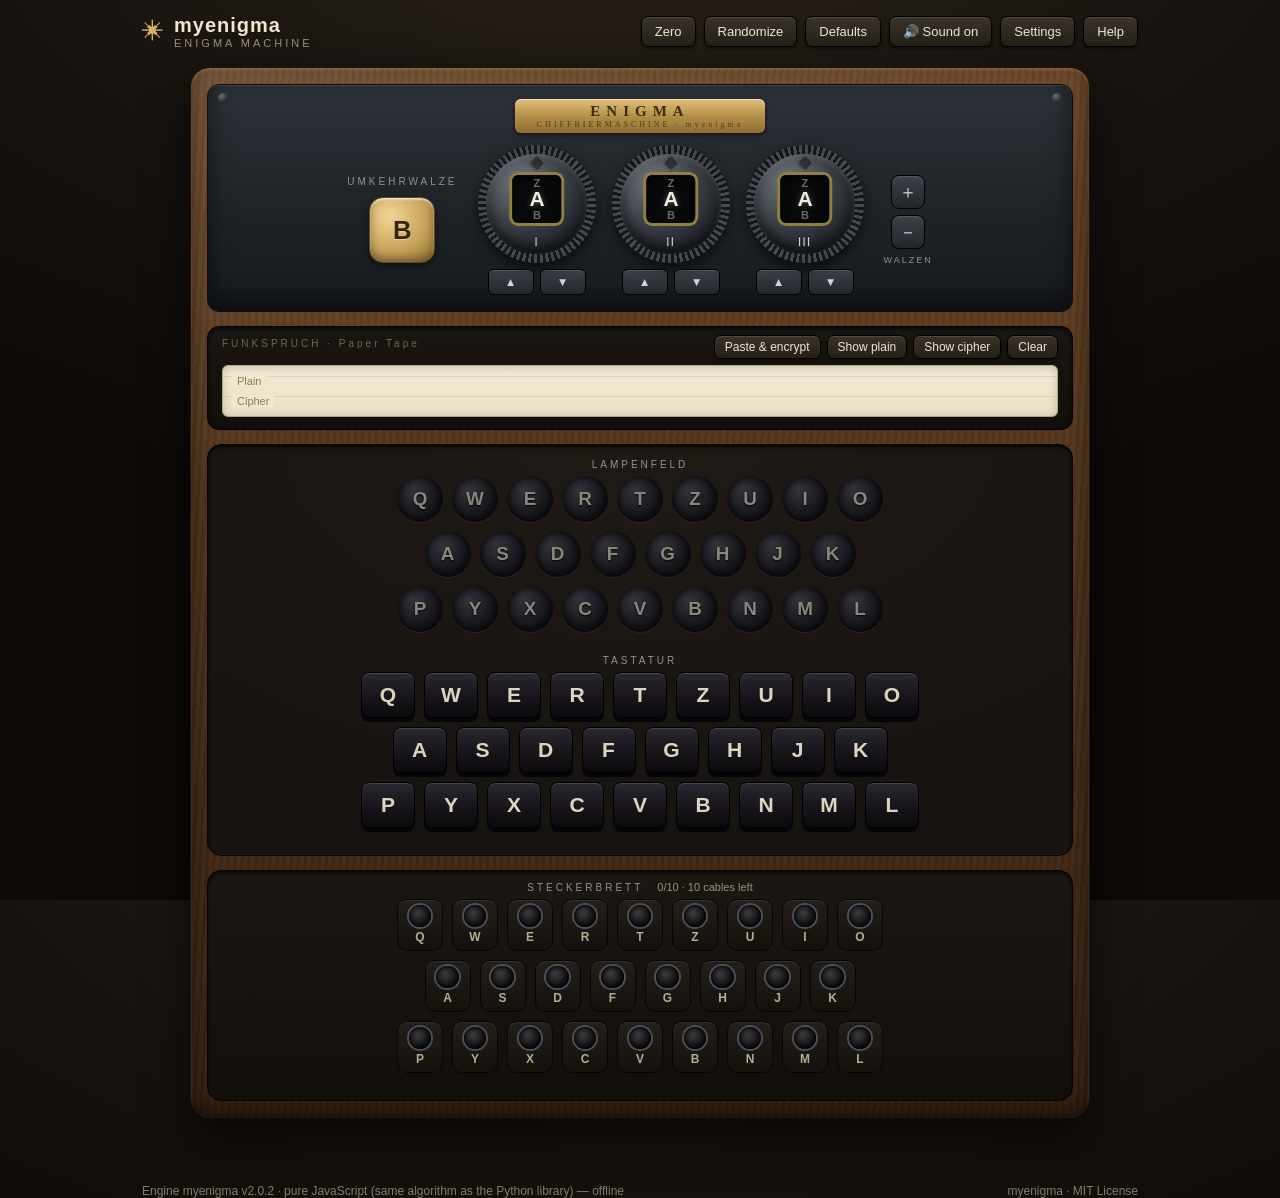
<file: minitool/index.html>
<!DOCTYPE html>
<html lang="zh-CN">
<head>
  <meta charset="UTF-8">
  <meta name="viewport" content="width=device-width, initial-scale=1.0, maximum-scale=1.0, user-scalable=no, viewport-fit=cover">
  <title>恩尼格玛密码机</title>
  <meta name="description" content="写实恩尼格玛密码机：换齿轮、建齿轮、插拔电线，全部加密由包内纯 JS 引擎离线完成。">
  <style>
    *, *::before, *::after { box-sizing: border-box; margin: 0; padding: 0; }
    html, body { height: 100%; }
    body {
      font-family: -apple-system, BlinkMacSystemFont, "Segoe UI",
                   "PingFang SC", "Hiragino Sans GB", "Microsoft YaHei", sans-serif;
      -webkit-font-smoothing: antialiased;
      -webkit-tap-highlight-color: transparent;
      -webkit-touch-callout: none;
      -webkit-user-select: none;
      user-select: none;
    }
  </style>
  <link rel="stylesheet" href="./css/style.css">
  <link rel="icon" href="data:image/svg+xml,<svg xmlns='http://www.w3.org/2000/svg' viewBox='0 0 100 100'><circle cx='50' cy='50' r='44' fill='%23231d18' stroke='%23c8a44e' stroke-width='6'/><text x='50' y='66' font-size='48' text-anchor='middle' fill='%23e8dcc0' font-family='serif'>E</text></svg>">
</head>
<body>

  <header class="topbar">
    <div class="brand">
      <span class="brand-mark">✳</span>
      <h1>myenigma <small>ENIGMA MACHINE</small></h1>
    </div>
    <div class="toolbar-wrap">
      <button id="btn-menu" class="btn menu-btn" aria-label="打开菜单" aria-expanded="false" data-i18n-aria="menu.open">☰</button>
      <nav id="toolbar" class="toolbar">
        <button id="btn-zero" class="btn" data-i18n="btn.zero" data-i18n-title="btn.zero.title">归零</button>
        <button id="btn-random" class="btn" data-i18n="btn.random" data-i18n-title="btn.random.title">随机配置</button>
        <button id="btn-factory" class="btn" data-i18n="btn.factory" data-i18n-title="btn.factory.title">恢复默认</button>
        <button id="btn-sound" class="btn">🔊 声音开</button>
        <button id="btn-settings" class="btn" data-i18n="btn.settings">设置</button>
        <button id="btn-help" class="btn" data-i18n="btn.help">帮助</button>
      </nav>
    </div>
  </header>

  <main id="app">
    <div class="machine-stage">
      <div class="machine-scale">
        <section class="machine" aria-label="Enigma">

          <div class="machine-top">
            <div class="brand-plate">ENIGMA<small>CHIFFRIERMASCHINE · myenigma</small></div>
            <div class="plate-row">
              <div class="reflector-box">
                <span class="box-caption">UMKEHRWALZE</span>
                <button id="reflector-window" class="reflector-window" data-i18n-title="reflector.title">B</button>
              </div>
              <div class="rotor-row" id="rotor-row"><!-- rotor units injected --></div>
              <div class="slot-tools">
                <button id="slot-add" class="slot-btn" data-i18n-title="slot.add.title">＋</button>
                <button id="slot-del" class="slot-btn" data-i18n-title="slot.del.title">－</button>
                <span class="slot-caption">WALZEN</span>
              </div>
            </div>
          </div>

          <section class="tape-panel" aria-label="Paper tape">
            <div class="tape-head">
              <span class="box-caption light" data-i18n="tape.caption">FUNKSPRUCH · 电报纸带</span>
              <div class="tape-actions">
                <button id="tape-paste" class="btn btn-small" title="打开粘贴窗口" data-i18n-title="tape.paste.title"><span class="btn-long" data-i18n="tape.paste">粘贴加密</span><span class="btn-short" data-i18n="tape.paste.short">粘贴</span></button>
                <button id="tape-copy-plain" class="btn btn-small" title="查看全部明文" data-i18n-title="tape.copyPlain.title"><span class="btn-long" data-i18n="tape.copyPlain">查看明文</span><span class="btn-short" data-i18n="tape.copyPlain.short">明文</span></button>
                <button id="tape-copy-cipher" class="btn btn-small" title="查看全部密文" data-i18n-title="tape.copyCipher.title"><span class="btn-long" data-i18n="tape.copyCipher">查看密文</span><span class="btn-short" data-i18n="tape.copyCipher.short">密文</span></button>
                <button id="tape-clear" class="btn btn-small"><span class="btn-long" data-i18n="tape.clear">清空</span><span class="btn-short" data-i18n="tape.clear.short">清空</span></button>
              </div>
            </div>
            <div class="tape-body">
              <div id="tape-scroll" class="tape-scroll">
                <div class="tape-row">
                  <span class="tape-label" data-i18n="tape.label.plain">明文</span>
                  <div class="tape-line" id="tape-plain"></div>
                </div>
                <div class="tape-row">
                  <span class="tape-label" data-i18n="tape.label.cipher">密文</span>
                  <div class="tape-line" id="tape-cipher"></div>
                </div>
              </div>
            </div>
          </section>

          <div class="machine-deck">
            <div id="ready-hint" class="ready-hint" hidden></div>
            <div class="deck-panel lamp-panel">
              <span class="box-caption">LAMPENFELD</span>
              <div id="lampboard" class="lampboard"></div>
            </div>
            <div class="deck-panel key-panel">
              <span class="box-caption">TASTATUR</span>
              <div id="keyboard" class="keyboard"></div>
            </div>

            <section id="alt-panel" class="alt-panel" hidden aria-label="Generic character panel">
              <div class="alt-display">
                <span class="box-caption" data-i18n="alt.output">AUSGABE · 输出</span>
                <div id="alt-output" class="alt-output">—</div>
              </div>
              <div class="alt-input-wrap">
                <div class="alt-input-row">
                  <input id="alt-input" class="alt-input" type="text" autocomplete="off" spellcheck="false"
                         data-i18n-ph="alt.placeholder" placeholder="输入或粘贴文本（支持输入法）">
                  <button id="alt-send" class="btn btn-primary" data-i18n="alt.send">发送</button>
                </div>
              </div>
              <div id="alt-keys" class="alt-keys"></div>
              <div class="alt-plugs-wrap">
                <span class="box-caption" data-i18n="alt.plugs">STECKER · 接线（点两个字符连接 / 点击已连字符断开）</span>
                <div id="alt-plugs" class="alt-plugs"></div>
                <div id="alt-pairs" class="alt-pairs"></div>
              </div>
            </section>
          </div>

          <div class="machine-front">
            <div class="plugboard-head">
              <span class="box-caption">STECKERBRETT</span>
              <span id="plug-count" class="plug-count">0/10</span>
            </div>
            <div id="plugboard" class="plugboard">
              <svg id="plug-svg" class="plug-svg"></svg>
              <div id="plug-grid" class="plug-grid"></div>
            </div>
          </div>

        </section>
      </div>
    </div>
  </main>

  <footer class="footer">
    <span id="footer-info" data-i18n="footer.loading">加密引擎就绪</span>
    <span>myenigma · MIT License</span>
  </footer>

  <div id="toast-area" aria-live="polite"></div>
  <button id="err-chip" hidden title="console"></button>

  <dialog id="dlg-inventory" class="dialog">
    <div class="dialog-head">
      <h3 id="inventory-title">齿轮仓库</h3>
      <button class="dialog-close" data-close title="关闭">✕</button>
    </div>
    <div id="inventory-grid" class="inventory-grid"></div>
    <div class="dialog-foot">
      <span class="dialog-hint" data-i18n="inventory.hint">自定义齿轮保存在本机浏览器中</span>
      <button id="inventory-new" class="btn btn-accent">＋ 新建齿轮</button>
    </div>
  </dialog>

  <dialog id="dlg-editor" class="dialog">
    <div class="dialog-head">
      <h3 id="editor-title">齿轮编辑器</h3>
      <button class="dialog-close" data-close title="关闭">✕</button>
    </div>
    <div class="editor-form">
      <label class="field">
        <span data-i18n="editor.name">名称</span>
        <input id="editor-name" type="text" maxlength="40" autocomplete="off">
      </label>
      <label class="field">
        <span data-i18n="editor.alphabet">字母表 map_source（互不相同的字符，默认 A–Z）</span>
        <input id="editor-map-source" type="text" spellcheck="false" autocomplete="off">
        <span class="field-note" data-i18n="editor.alphabet.note">整机共用一套字母表：反射板与全部齿轮的字符集一致时，键盘/灯盘/插线板才会启用；顺序不同视为同一字母表（安装时自动按整机顺序重排，行为不变）。非 26 个拉丁字母时，键盘/灯盘/插线板会换成通用字符面板。</span>
      </label>
      <label class="field">
        <span data-i18n="editor.wiring">接线 map_table（第 i 个字符 = 字母表第 i 个字符被映射到的字符）</span>
        <input id="editor-map-table" type="text" spellcheck="false" autocomplete="off" class="mono">
      </label>
      <div class="editor-tools">
        <button id="editor-identity" class="btn" type="button" data-i18n="editor.identity">直连</button>
        <button id="editor-random" class="btn" type="button" data-i18n="editor.random">随机接线</button>
        <span id="editor-message" class="editor-message"></span>
      </div>
      <div id="editor-turnover-wrap" class="field">
        <span data-i18n="editor.turnover">转换点（经过这些字符时带动左侧齿轮；不选 = 默认最后一个字符）</span>
        <div id="editor-turnover-chips" class="chip-row"></div>
      </div>
    </div>
    <div class="dialog-foot">
      <button class="btn" data-close data-i18n="editor.cancel">取消</button>
      <button id="editor-save" class="btn btn-primary" data-i18n="editor.save">保存</button>
    </div>
  </dialog>

  <dialog id="dlg-settings" class="dialog">
    <div class="dialog-head">
      <h3 data-i18n="settings.title">设置</h3>
      <button class="dialog-close" data-close title="关闭">✕</button>
    </div>
    <div class="settings-body">
      <label class="switch-row">
        <span class="switch-text">
          <b data-i18n="settings.rotateUp">反向轮转 rotate_up</b>
          <small data-i18n="settings.rotateUp.hint">转轮旋转的字母序方向。标准恩尼格玛为关；微型中文机示例需开启。</small>
        </span>
        <input id="opt-rotate-up" type="checkbox" class="switch-input">
        <span class="switch" aria-hidden="true"></span>
      </label>
      <label class="switch-row">
        <span class="switch-text">
          <b data-i18n="settings.rotateAfter">后步进 rotate_after_type</b>
          <small data-i18n="settings.rotateAfter.hint">步进时机：开 = 先加密后步进；关（标准机）= 先步进后加密。</small>
        </span>
        <input id="opt-rotate-after" type="checkbox" class="switch-input">
        <span class="switch" aria-hidden="true"></span>
      </label>
      <label class="field switch-row">
        <span class="switch-text">
          <b data-i18n="settings.layout">键盘布局</b>
          <small data-i18n="settings.layout.hint">屏幕键盘的字母排布，仅对 26 个拉丁字母生效；物理键盘输入不受影响。</small>
        </span>
        <select id="opt-layout" class="settings-select">
          <option value="qwertz" data-i18n="layout.qwertz">QWERTZ（标准恩尼格玛）</option>
          <option value="qwerty" data-i18n="layout.qwerty">QWERTY</option>
          <option value="azerty" data-i18n="layout.azerty">AZERTY</option>
          <option value="dvorak" data-i18n="layout.dvorak">Dvorak</option>
          <option value="abc" data-i18n="layout.abc">A–Z 字母序</option>
        </select>
      </label>
      <label class="field switch-row">
        <span class="switch-text">
          <b data-i18n="settings.lang">语言 Language</b>
          <small data-i18n="settings.lang.hint">界面语言（默认跟随浏览器设置）。</small>
        </span>
        <select id="opt-lang" class="settings-select">
          <option value="zh">中文</option>
          <option value="en">English</option>
        </select>
      </label>
    </div>
    <div class="dialog-foot">
      <button class="btn btn-primary" data-close data-i18n="done">完成</button>
    </div>
  </dialog>

  <dialog id="dlg-help" class="dialog">
    <div class="dialog-head">
      <h3 data-i18n="help.title">操作说明</h3>
      <button class="dialog-close" data-close title="关闭">✕</button>
    </div>
    <div class="help-body" data-i18n-html="help.body">
      <ol>
        <li><b>加密</b>：直接敲键盘（或用鼠标点击键盘），灯盘亮起的字母即为密文；电报纸带会记录「明文 › 密文」。</li>
        <li><b>调节齿轮</b>：点击齿轮旁的 ▲▼ 或在齿轮盘上滚动滚轮；机器每次加密前会像真机一样自动步进。</li>
        <li><b>更换齿轮</b>：点击齿轮盘打开齿轮仓库，可装入 I–VIII、Beta、Gamma，也可编辑、新建自定义齿轮——自定义接线、转换点，甚至自定义字母表（例如「甲乙丙丁」）。</li>
        <li><b>插线板</b>：先点一个插座，再点另一个即可接上电线；点击电线或已连接的插座可拔下。最多 10 根（与真机相同）。</li>
        <li><b>反射板</b>：点击左上角的反射板窗口，可更换 B / C / B-thin / C-thin 或新建反射板。</li>
        <li><b>解密</b>：恩尼格玛是自反的——把所有齿轮调回加密时的初始位置，重新敲入密文，灯盘就会亮出明文。</li>
        <li><b>粘贴即输入</b>：在页面上直接粘贴文本，会自动忽略字母表以外的字符，并以匀速逐字加密演示（按 Esc 可中途停止）。</li>
        <li><b>键盘布局</b>：顶部「设置」对话框里可切换 QWERTZ / QWERTY / AZERTY / Dvorak / A–Z 顺序（仅 26 个拉丁字母生效；排布与真实键盘一致，9/8/9 三行；物理键盘输入不受影响）。手机上按键会自动放大并填满整行宽度。</li>
        <li><b>机械设置</b>：顶部「设置」对话框中的「反向轮转 rotate_up」与「后步进 rotate_after_type」对应库的 Enigma 构造参数；复现微型中文机示例（甲乙丙丁）时需同时打开。</li>
        <li><b>自定义字母表</b>：齿轮与反射板可以随意创建、替换，但整机要求二者字母表一致——安装齐全后键盘/灯盘/插线板才会启用（未齐时机器上方会有提示）。字母表不是 26 个拉丁字母时，它们会换成通用字符面板：点击字符、在输入框输入后点「发送」或回车。</li>
      </ol>
      <p>所有运算都在本页面内由纯 JavaScript 引擎完成（算法与 myenigma Python 库一致）：<b>没有后端服务器、不会联网</b>。齿轮仓库与配置保存在本机。</p>
    </div>
    <div class="dialog-foot">
      <button class="btn btn-primary" data-close data-i18n="help.done">明白了</button>
    </div>
  </dialog>

  <dialog id="dlg-copy" class="dialog">
    <div class="dialog-head">
      <h3 id="copy-title">查看文本</h3>
      <button class="dialog-close" data-close title="关闭">✕</button>
    </div>
    <div class="copy-body">
      <p class="copy-hint" data-i18n="copy.hint">此环境不支持一键复制：请长按（或拖动选中）下方文字，手动复制。</p>
      <textarea id="copy-text" class="copy-text" readonly rows="7"></textarea>
    </div>
    <div class="dialog-foot">
      <button class="btn btn-primary" data-close data-i18n="done">完成</button>
    </div>
  </dialog>

  <dialog id="dlg-paste" class="dialog">
    <div class="dialog-head">
      <h3 data-i18n="paste.title">粘贴文本</h3>
      <button class="dialog-close" data-close title="关闭">✕</button>
    </div>
    <div class="copy-body">
      <p class="copy-hint" data-i18n="paste.hint">此环境无法自动读取剪贴板：请长按下方输入框选择「粘贴」，再点「发送」。</p>
      <textarea id="paste-text" class="copy-text" rows="5" data-i18n-ph="paste.placeholder" placeholder="在此粘贴要加密的文本…"></textarea>
    </div>
    <div class="dialog-foot">
      <button class="btn" data-close data-i18n="editor.cancel">取消</button>
      <button id="paste-send" class="btn btn-primary" data-i18n="alt.send">发送</button>
    </div>
  </dialog>

  <script src="./js/i18n.js"></script>
  <script src="./js/engine.js"></script>
  <script src="./js/store.js"></script>
  <script src="./js/machine.js"></script>
  <script src="./js/editor.js"></script>
  <script src="./js/main.js"></script>
</body>
</html>
</file>
<file: minitool/css/style.css>
/* style.css - realistic Enigma machine look (minitool build).
   Chrome 61 baseline: no flex `gap` (margin baseline + .supports-flex-gap
   enhancement), no `inset` shorthand, no `min()/clamp()`, no
   `repeating-conic-gradient` / `backdrop-filter` without @supports. */

:root {
  --wood-1: #6b4526;
  --wood-2: #4a2e18;
  --wood-3: #33200f;
  --bakelite: #171310;
  --panel: #23282e;
  --brass: #c9a45c;
  --brass-dark: #8f7a4a;
  --letter: #e9dfc8;
  --lamp-glow: #ffd452;
  --ink: #efe7d2;
  --accent: #d8b25e;
  --danger: #c25b4a;
  --rotor-size: 118px;
  --drum-line-h: 16px;
  --key-w: 54px;
  --key-h: 46px;
  --lamp-size: 46px;
  --plug-w: 46px;
  --plug-h: 52px;
  --reflector-size: 66px;
}

* { box-sizing: border-box; }

/* The hidden attribute must win over component display rules (e.g. .field{display:flex}). */
[hidden] { display: none !important; }

html, body {
  margin: 0;
  padding: 0;
  min-height: 100%;
}

html { touch-action: manipulation; }

body {
  background:
    radial-gradient(1200px 600px at 50% -100px, #2a221b 0%, #17120e 55%, #0d0a07 100%);
  color: var(--ink);
  font-family: -apple-system, BlinkMacSystemFont, "Segoe UI", "PingFang SC", "Hiragino Sans GB", "Microsoft YaHei", sans-serif;
  overflow-x: hidden;
  -webkit-touch-callout: none;
}

button { font-family: inherit; }

/* ---------- top bar ---------- */

.topbar {
  display: flex;
  align-items: center;
  justify-content: space-between;
  flex-wrap: wrap;
  padding: 14px 22px;
  padding-top: calc(14px + var(--safe-area-inset-top, env(safe-area-inset-top, 0px)));
  max-width: 1040px;
  margin: 0 auto;
}

.topbar > * + * { margin-left: 10px; }

.brand { display: flex; align-items: center; }
.brand > * + * { margin-left: 10px; }

.brand-mark { color: var(--accent); font-size: 22px; }

.brand h1 {
  margin: 0;
  font-size: 20px;
  letter-spacing: 1px;
  font-weight: 600;
}

.brand h1 small {
  display: block;
  font-size: 11px;
  letter-spacing: 3px;
  color: #9c917c;
  font-weight: 400;
}

.toolbar-wrap { position: relative; }

/* Specificity above `.btn` (which sets display:inline-block later in this
   file): the hamburger must stay hidden on wide screens. The button lives
   inside .toolbar-wrap as a sibling of the toolbar. */
.toolbar-wrap .menu-btn { display: none; font-size: 16px; line-height: 1; }

/* Negative-margin trick replaces flex `gap` so wrapped rows stay aligned. */
.toolbar { display: flex; flex-wrap: wrap; margin: -4px; }
.toolbar > * { margin: 4px; }

.btn {
  background: linear-gradient(#3a332a, #241f18);
  color: var(--ink);
  border: 1px solid #000;
  border-radius: 7px;
  padding: 7px 13px;
  font-size: 13px;
  cursor: pointer;
  text-decoration: none;
  display: inline-block;
  box-shadow: inset 0 1px 0 rgba(255, 255, 255, 0.1), 0 2px 3px rgba(0, 0, 0, 0.4);
}

.btn:hover { filter: brightness(1.15); }
.btn:active { transform: translateY(1px); }

.btn-primary { background: linear-gradient(#7d6532, #5a4620); }
.btn-accent { background: linear-gradient(#8a6d2f, #634c1d); }
.btn-danger { background: linear-gradient(#7c3a2e, #57241b); }
.btn-small { padding: 4px 10px; font-size: 12px; }

/* ---------- machine shell ---------- */

#app { max-width: 1040px; margin: 0 auto; padding: 4px 12px 40px; }

.machine-stage { display: flex; justify-content: center; min-width: 0; }

.machine-scale { min-width: 0; }

.machine {
  width: 900px;
  min-width: 0;
  padding: 16px;
  border-radius: 20px;
  background:
    linear-gradient(160deg, rgba(255, 255, 255, 0.08), rgba(0, 0, 0, 0) 30%),
    repeating-linear-gradient(93deg, rgba(0, 0, 0, 0.06) 0 3px, rgba(255, 255, 255, 0.02) 3px 7px),
    linear-gradient(var(--wood-1), var(--wood-2) 55%, var(--wood-3));
  border: 1px solid #201408;
  box-shadow:
    inset 0 2px 3px rgba(255, 235, 200, 0.18),
    inset 0 -8px 18px rgba(0, 0, 0, 0.5),
    0 18px 45px rgba(0, 0, 0, 0.65);
}

.box-caption {
  display: block;
  font-size: 10px;
  letter-spacing: 3px;
  color: #8d939c;
  text-align: center;
  margin-bottom: 6px;
}

.box-caption.light { color: #6f6653; }

/* ---------- top plate: reflector + rotors ---------- */

.machine-top {
  background: linear-gradient(#2d3238, #1e2227 60%, #171a1e);
  border-radius: 12px;
  border: 1px solid #0b0d10;
  box-shadow: inset 0 1px 0 rgba(255, 255, 255, 0.1), inset 0 -10px 24px rgba(0, 0, 0, 0.55);
  padding: 12px 18px 16px;
  position: relative;
}

.machine-top::before,
.machine-top::after {
  content: "";
  position: absolute;
  width: 10px;
  height: 10px;
  border-radius: 50%;
  background: radial-gradient(circle at 35% 30%, #6a707a, #23262b 70%);
  top: 8px;
}

.machine-top::before { left: 10px; }
.machine-top::after { right: 10px; }

.brand-plate {
  width: fit-content;
  margin: 2px auto 12px;
  padding: 4px 22px;
  border-radius: 6px;
  background: linear-gradient(#e3c078, #b08c46 55%, #8f6f33);
  color: #3a2b0d;
  font-family: Georgia, "Times New Roman", serif;
  font-weight: 700;
  letter-spacing: 6px;
  font-size: 15px;
  text-align: center;
  box-shadow: inset 0 1px 0 rgba(255, 255, 255, 0.55), 0 2px 5px rgba(0, 0, 0, 0.55);
}

.brand-plate small {
  display: block;
  font-size: 8px;
  letter-spacing: 3px;
  font-weight: 400;
  opacity: 0.75;
}

.plate-row {
  display: flex;
  align-items: center;
  justify-content: center;
}
.plate-row > * + * { margin-left: 20px; }

.reflector-box { display: flex; flex-direction: column; align-items: center; }
.reflector-box > * + * { margin-top: 4px; }

.reflector-window {
  width: var(--reflector-size);
  height: var(--reflector-size);
  border-radius: 14px;
  border: 1px solid #5d4a20;
  background:
    radial-gradient(circle at 32% 28%, #f0d494, #c9a45c 55%, #93742f);
  box-shadow: inset 0 2px 2px rgba(255, 255, 255, 0.6), inset 0 -4px 8px rgba(0, 0, 0, 0.35), 0 3px 8px rgba(0, 0, 0, 0.5);
  color: #33260a;
  font-size: calc(var(--reflector-size) * 0.39);
  font-weight: 700;
  cursor: pointer;
  text-shadow: 0 1px 0 rgba(255, 255, 255, 0.4);
}

.reflector-window:hover { filter: brightness(1.08); }

.rotor-row { display: flex; }
.rotor-row > * + * { margin-left: 16px; }

.rotor-unit {
  display: flex;
  flex-direction: column;
  align-items: center;
  width: auto;
}
.rotor-unit > * + * { margin-top: 6px; }

.rotor-disc {
  position: relative;
  width: var(--rotor-size);
  height: var(--rotor-size);
  border-radius: 50%;
  cursor: pointer;
  background: none;
}

.rotor-ring {
  position: absolute;
  top: 0;
  right: 0;
  bottom: 0;
  left: 0;
  border-radius: 50%;
  /* Chrome 61 baseline: solid knurled ring; conic stripes are an enhancement. */
  background: #2e3238;
  box-shadow: 0 5px 12px rgba(0, 0, 0, 0.6);
  transition: transform 0.24s cubic-bezier(0.2, 0.7, 0.3, 1);
  z-index: 0;
}

@supports (background: repeating-conic-gradient(#45494f 0deg 3deg, #14161a 3deg 6deg)) {
  .rotor-ring {
    background: repeating-conic-gradient(#45494f 0deg 3deg, #14161a 3deg 6deg);
  }
}

.rotor-disc::after {
  content: "";
  position: absolute;
  top: calc(var(--rotor-size) * 0.076);
  right: calc(var(--rotor-size) * 0.076);
  bottom: calc(var(--rotor-size) * 0.076);
  left: calc(var(--rotor-size) * 0.076);
  border-radius: 50%;
  background: radial-gradient(circle at 33% 27%, #70747c 0%, #3f434a 40%, #26292f 68%, #1a1c21 100%);
  box-shadow: inset 0 2px 5px rgba(255, 255, 255, 0.16), inset 0 -7px 12px rgba(0, 0, 0, 0.6);
  z-index: 1;
}

.rotor-disc > * { position: relative; z-index: 2; }
.rotor-disc > .rotor-ring { position: absolute; z-index: 0; }

.rotor-window {
  position: absolute;
  top: calc(var(--rotor-size) * 0.25);
  left: 50%;
  transform: translateX(-50%);
  width: calc(var(--rotor-size) * 0.42);
  height: calc(var(--drum-line-h) * 3);
  border-radius: 6px;
  background: #07080a;
  box-shadow: 0 0 0 3px #93803f, inset 0 2px 6px #000;
  overflow: hidden;
}

.rotor-drum {
  display: flex;
  flex-direction: column;
  height: calc(var(--drum-line-h) * 5);
  transform: translateY(calc(var(--drum-line-h) * -1));
  will-change: transform;
}

.drum-line {
  height: var(--drum-line-h);
  line-height: var(--drum-line-h);
  text-align: center;
  font-family: "Arial Narrow", "Roboto Condensed", Arial, sans-serif;
  font-size: calc(var(--drum-line-h) * 0.69);
  font-weight: 600;
  color: #6f6a5c;
}

.drum-line.d-cur {
  font-size: calc(var(--drum-line-h) * 1.31);
  font-weight: 700;
  color: #f2ecdc;
  text-shadow: 0 0 6px rgba(242, 236, 220, 0.35);
}

.rotor-notch {
  position: absolute;
  top: calc(var(--rotor-size) * 0.11);
  left: 50%;
  transform: translateX(-50%) rotate(45deg);
  width: calc(var(--rotor-size) * 0.085);
  height: calc(var(--rotor-size) * 0.085);
  border-radius: 2px;
  background: #101216;
  box-shadow: 0 0 0 2px #55503a;
  opacity: 0.55;
}

.rotor-disc.at-turnover .rotor-notch {
  opacity: 1;
  background: #b3402c;
  box-shadow: 0 0 8px rgba(200, 70, 40, 0.8), 0 0 0 2px #7a4a2a;
}

.rotor-name {
  position: absolute;
  bottom: calc(var(--rotor-size) * 0.12);
  width: 100%;
  text-align: center;
  font-size: calc(var(--rotor-size) * 0.11);
  letter-spacing: 1px;
  color: #cdd2da;
  text-shadow: 0 -1px 0 #000, 0 1px 1px rgba(255, 255, 255, 0.12);
}

.rotor-controls { display: flex; }
.rotor-controls > * + * { margin-left: 6px; }

.rotor-turn {
  width: calc(var(--rotor-size) * 0.39);
  height: calc(var(--rotor-size) * 0.22);
  border-radius: 6px;
  border: 1px solid #000;
  background: linear-gradient(#3c4148, #23262b);
  color: #cfd4dc;
  font-size: calc(var(--rotor-size) * 0.10);
  cursor: pointer;
  box-shadow: inset 0 1px 0 rgba(255, 255, 255, 0.12);
}

.rotor-turn:hover { filter: brightness(1.2); }
.rotor-turn:active { transform: translateY(1px); }

.slot-tools {
  display: flex;
  flex-direction: column;
  align-items: center;
}
.slot-tools > * + * { margin-top: 6px; }

.slot-btn {
  width: 34px;
  height: 34px;
  border-radius: 8px;
  border: 1px solid #000;
  background: linear-gradient(#3c4148, #23262b);
  color: #d8dce2;
  font-size: 18px;
  cursor: pointer;
  box-shadow: inset 0 1px 0 rgba(255, 255, 255, 0.12);
}

.slot-btn:hover { filter: brightness(1.2); }

.slot-caption { font-size: 9px; letter-spacing: 2px; color: #8d939c; }

/* ---------- deck: lampboard + keyboard ---------- */

.machine-deck {
  margin-top: 14px;
  background:
    radial-gradient(120% 140% at 50% 0%, #201a15 0%, var(--bakelite) 70%);
  border-radius: 14px;
  border: 1px solid #050403;
  box-shadow: inset 0 2px 4px rgba(0, 0, 0, 0.8), inset 0 -1px 0 rgba(255, 255, 255, 0.05);
  padding: 14px 18px 18px;
  display: flex;
  flex-direction: column;
}
.machine-deck > * + * { margin-top: 14px; }

.deck-panel { display: flex; flex-direction: column; align-items: center; }

.lamp-row, .key-row, .plug-row {
  display: flex;
  justify-content: center;
  margin-bottom: 9px;
}
.lamp-row > * + *, .key-row > * + *, .plug-row > * + * { margin-left: 9px; }

.lamp {
  width: var(--lamp-size);
  height: var(--lamp-size);
  border-radius: 50%;
  display: grid;
  place-items: center;
  position: relative;
  background: radial-gradient(circle at 36% 30%, #33333a, #131318 65%, #0a0a0d);
  box-shadow: inset 0 0 10px rgba(0, 0, 0, 0.9), 0 1px 1px rgba(255, 255, 255, 0.07);
}

.lamp span {
  font-family: "Arial Narrow", Arial, sans-serif;
  font-size: calc(var(--lamp-size) * 0.41);
  font-weight: 700;
  color: #8a867a;
  text-shadow: 0 1px 2px #000;
}

.lamp.lit {
  background: radial-gradient(circle at 40% 34%, #fffbe2, #ffd95a 45%, #d2921c 100%);
  box-shadow:
    0 0 22px 6px rgba(255, 213, 82, 0.5),
    inset 0 0 8px rgba(255, 255, 255, 0.85);
}

.lamp.lit span { color: #241a03; text-shadow: none; }

.keyboard.disabled .key { pointer-events: none; opacity: 0.75; }

.key {
  width: var(--key-w);
  height: var(--key-h);
  border-radius: 8px;
  border: 1px solid #000;
  background: linear-gradient(#2a2830, #151318 60%, #0b0a0d);
  color: #ddd5c0;
  font-family: "Arial Narrow", Arial, sans-serif;
  font-size: calc(var(--key-w) * 0.39);
  font-weight: 700;
  cursor: pointer;
  box-shadow: 0 4px 0 #050505, inset 0 1px 0 rgba(255, 255, 255, 0.14);
  touch-action: manipulation;
  -webkit-user-select: none;
  user-select: none;
}

.key.pressed {
  transform: translateY(3px);
  box-shadow: 0 1px 0 #050505, inset 0 1px 0 rgba(255, 255, 255, 0.08);
  background: linear-gradient(#1d1b22, #0d0c0f);
}

/* ---------- plugboard ---------- */

.machine-front {
  margin-top: 14px;
  background: linear-gradient(#1c1712, #120e0a);
  border: 1px solid #040302;
  border-radius: 14px;
  box-shadow: inset 0 2px 3px rgba(0, 0, 0, 0.7);
  padding: 10px 18px 18px;
}

.plugboard-head {
  display: flex;
  justify-content: center;
  align-items: baseline;
}
.plugboard-head > * + * { margin-left: 14px; }

.plug-count { font-size: 11px; color: #9a917c; }

.plugboard { position: relative; }

.plug-svg {
  position: absolute;
  top: 0;
  right: 0;
  bottom: 0;
  left: 0;
  width: 100%;
  height: 100%;
  pointer-events: none;
  overflow: visible;
  z-index: 6;
}

.plug-cable { pointer-events: visiblePainted; cursor: pointer; }

.plug-cable path {
  fill: none;
  stroke-width: 5.5;
  stroke-linecap: round;
  filter: drop-shadow(0 3px 2px rgba(0, 0, 0, 0.55));
}

.plug-cable:hover path { filter: brightness(1.3) drop-shadow(0 3px 2px rgba(0, 0, 0, 0.55)); }

.plug-cable circle {
  stroke: #0b0b0b;
  stroke-width: 1.5;
}

.plug-socket {
  width: var(--plug-w);
  height: var(--plug-h);
  border-radius: 10px;
  border: 1px solid #050505;
  background: linear-gradient(#241f1a, #14100c);
  display: flex;
  flex-direction: column;
  align-items: center;
  justify-content: center;
  cursor: pointer;
  box-shadow: inset 0 1px 0 rgba(255, 255, 255, 0.08);
  padding: 0;
}
.plug-socket > * + * { margin-top: 3px; }

.socket-hole {
  width: calc(var(--plug-w) * 0.48);
  height: calc(var(--plug-w) * 0.48);
  border-radius: 50%;
  background: radial-gradient(circle at 40% 35%, #3c3c40, #0c0c0e 70%);
  box-shadow: inset 0 0 5px #000, 0 0 0 2px #4c4f55;
}

.socket-letter {
  font-size: calc(var(--plug-w) * 0.26);
  font-weight: 700;
  color: #b8ad91;
  font-family: "Arial Narrow", Arial, sans-serif;
}

.plug-socket.connected .socket-hole {
  box-shadow: inset 0 0 5px #000, 0 0 0 3px #a3823c;
}

.plug-socket.armed {
  outline: 2px dashed var(--accent);
  outline-offset: 2px;
}

.plug-socket.armed .socket-hole {
  box-shadow: inset 0 0 5px #000, 0 0 10px rgba(216, 178, 94, 0.8), 0 0 0 2px var(--accent);
}

/* ---------- generic character panel (non-Latin alphabets) ---------- */

.ready-hint {
  width: 100%;
  color: #e2b56a;
  font-size: 12px;
  line-height: 1.6;
  text-align: center;
  padding: 8px 12px;
  border: 1px dashed #6b5a34;
  border-radius: 8px;
  background: rgba(216, 178, 94, 0.08);
}

.settings-body { padding: 6px 18px; }

.switch-row {
  display: flex;
  align-items: center;
  justify-content: space-between;
  padding: 14px 0;
  border-bottom: 1px solid rgba(255, 255, 255, 0.07);
  cursor: pointer;
}
.switch-row > * + * { margin-left: 14px; }

.switch-row:last-child { border-bottom: none; }

.switch-text b { display: block; font-size: 14px; color: var(--ink); margin-bottom: 3px; }
.switch-text small { color: #857b66; font-size: 12px; line-height: 1.5; }

.switch-input {
  position: absolute;
  opacity: 0;
  width: 0;
  height: 0;
  pointer-events: none;
}

.switch {
  position: relative;
  flex: 0 0 auto;
  width: 46px;
  height: 25px;
  border-radius: 13px;
  background: #3a332a;
  border: 1px solid #000;
  box-shadow: inset 0 1px 2px rgba(0, 0, 0, 0.5);
  transition: background 0.2s ease;
}

.switch::after {
  content: "";
  position: absolute;
  top: 2px;
  left: 2px;
  width: 19px;
  height: 19px;
  border-radius: 50%;
  background: #cfd4dc;
  box-shadow: 0 1px 3px rgba(0, 0, 0, 0.5);
  transition: transform 0.2s ease, background 0.2s ease;
}

.switch-input:checked ~ .switch {
  background: linear-gradient(#8a6d2f, #634c1d);
  box-shadow: inset 0 0 6px rgba(0, 0, 0, 0.35), 0 0 8px rgba(216, 178, 94, 0.35);
}

.switch-input:checked ~ .switch::after {
  transform: translateX(21px);
  background: #ffe9b8;
}

.switch-row:active .switch::after { width: 22px; }

.field select {
  background: #14100b;
  border: 1px solid #000;
  border-radius: 7px;
  color: var(--ink);
  padding: 9px 11px;
  font-size: 14px;
  outline: none;
  flex: 0 0 auto;
  min-width: 180px;
}

.field select:focus { border-color: var(--accent); }

.alt-panel {
  display: flex;
  flex-direction: column;
  align-items: center;
  padding: 6px 0 4px;
  width: 100%;
}
.alt-panel > * + * { margin-top: 16px; }

.alt-panel.disabled button { pointer-events: none; opacity: 0.75; }

.alt-display { display: flex; flex-direction: column; align-items: center; }

.alt-output {
  min-width: 96px;
  height: 76px;
  padding: 0 20px;
  display: grid;
  place-items: center;
  border-radius: 10px;
  background: #07080a;
  box-shadow: 0 0 0 3px #93803f, inset 0 2px 8px #000;
  font-size: 40px;
  font-weight: 700;
  color: #6f6a5c;
  transform: translateY(0);
}

.alt-output.lit {
  color: #241a03;
  background: radial-gradient(circle at 40% 34%, #fffbe2, #ffd95a 45%, #d2921c 100%);
  box-shadow: 0 0 22px 6px rgba(255, 213, 82, 0.5), inset 0 0 8px rgba(255, 255, 255, 0.85);
}

/* Negative-margin trick replaces flex `gap` (wrapping keyboard rows). */
.alt-keys { display: flex; flex-wrap: wrap; justify-content: center; margin: -5px; }
.alt-keys > * { margin: 5px; }

.alt-key {
  min-width: 54px;
  height: 50px;
  padding: 0 12px;
  border-radius: 9px;
  border: 1px solid #000;
  background: linear-gradient(#2a2830, #151318 60%, #0b0a0d);
  color: #ddd5c0;
  font-size: 20px;
  font-weight: 700;
  cursor: pointer;
  box-shadow: 0 4px 0 #050505, inset 0 1px 0 rgba(255, 255, 255, 0.14);
  touch-action: manipulation;
  -webkit-user-select: none;
  user-select: none;
}

.alt-key.pressed {
  transform: translateY(3px);
  box-shadow: 0 1px 0 #050505, inset 0 1px 0 rgba(255, 255, 255, 0.08);
  background: linear-gradient(#1d1b22, #0d0c0f);
}

.alt-input-wrap { width: 100%; max-width: 420px; }

.alt-input-row { display: flex; width: 100%; }
.alt-input-row > * + * { margin-left: 8px; }

.alt-input-row .alt-input { flex: 1; min-width: 0; }
.alt-input-row .btn { flex: 0 0 auto; }

.alt-input {
  width: 100%;
  padding: 9px 12px;
  border-radius: 8px;
  border: 1px solid #000;
  background: #14100b;
  color: var(--ink);
  font-size: 15px;
  outline: none;
}

.alt-input:focus { border-color: var(--accent); }

.alt-plugs-wrap { width: 100%; max-width: 640px; display: flex; flex-direction: column; }
.alt-plugs-wrap > * + * { margin-top: 8px; }

.alt-plugs { display: flex; flex-wrap: wrap; justify-content: center; margin: -4px; }
.alt-plugs > * { margin: 4px; }

.alt-plug {
  min-width: 44px;
  height: 36px;
  padding: 0 8px;
  border-radius: 8px;
  border: 1px solid #050505;
  background: linear-gradient(#241f1a, #14100c);
  color: #b8ad91;
  font-size: 16px;
  cursor: pointer;
  box-shadow: inset 0 1px 0 rgba(255, 255, 255, 0.08);
}

.alt-plug.connected {
  color: #e2c98c;
  box-shadow: inset 0 0 0 2px #a3823c;
}

.alt-plug.armed {
  outline: 2px dashed var(--accent);
  outline-offset: 2px;
}

.alt-pairs {
  min-height: 16px;
  text-align: center;
  font-size: 12px;
  color: #9a917c;
  letter-spacing: 1px;
}

/* ---------- paper tape (inside the machine, above the lamps) ---------- */

.tape-panel {
  margin-top: 14px;
  min-width: 0;
  background: linear-gradient(#1b1611, #120e0a);
  border: 1px solid #000;
  border-radius: 12px;
  padding: 8px 14px 12px;
  box-shadow: inset 0 2px 4px rgba(0, 0, 0, 0.7);
}

.tape-head {
  display: flex;
  justify-content: space-between;
  align-items: center;
  flex-wrap: nowrap;
  margin-bottom: 6px;
}
.tape-head > * + * { margin-left: 8px; }

.tape-actions { display: flex; flex-wrap: nowrap; flex: 0 0 auto; }
.tape-actions > * + * { margin-left: 6px; }

.tape-actions .btn-small { white-space: nowrap; }

.btn-short { display: none; }

@media (max-width: 760px) {
  .tape-actions > * + * { margin-left: 4px; }
  .tape-actions .btn-small { padding: 3px 7px; font-size: 11px; }
  .btn-long { display: none; }
  .btn-short { display: inline; }
}

/* The paper keeps a fixed size; only the text inside scrolls.
   `width: 0; min-width: 100%` keeps the long, nowrap text out of the
   intrinsic (min-content) width, otherwise it would stretch the whole
   machine on narrow screens. */
.tape-body {
  width: 100%;
  max-width: 100%;
  min-width: 0;
  overflow: hidden;
  border-radius: 6px;
  border: 1px solid #b7a97f;
  background:
    repeating-linear-gradient(0deg, transparent 0 19px, rgba(120, 90, 40, 0.14) 19px 20px),
    linear-gradient(#f4ecd8, #e9dfc4);
  box-shadow: inset 0 2px 8px rgba(90, 70, 30, 0.25);
}

.tape-scroll {
  display: flex;
  flex-direction: column;
  width: 0;
  min-width: 100%;
  overflow-x: auto;
  overflow-y: hidden;
  padding: 6px 8px;
  scrollbar-width: thin;
  cursor: grab;
  -webkit-overflow-scrolling: touch;
  overscroll-behavior-x: contain;
  /* Let vertical gestures scroll the page; horizontal is handled natively
     and by the drag helper. */
  touch-action: pan-y;
}
.tape-scroll .tape-row + .tape-row { margin-top: 2px; }

.tape-scroll.dragging { cursor: grabbing; -webkit-user-select: none; user-select: none; }

.tape-scroll::-webkit-scrollbar { height: 6px; }
.tape-scroll::-webkit-scrollbar-thumb { background: #c3b48c; border-radius: 3px; }

.tape-row {
  display: flex;
  align-items: center;
  white-space: nowrap;
  width: max-content;
  min-width: 100%;
}
.tape-row > * + * { margin-left: 10px; }

.tape-label {
  position: sticky;
  left: 0;
  z-index: 1;
  flex: 0 0 auto;
  font-size: 11px;
  color: #8a7a58;
  background: #f0e7cf;
  padding: 0 6px;
  border-radius: 3px;
}

.tape-line {
  display: inline-block;
  font-family: Consolas, "Courier New", monospace;
  font-size: 14px;
  line-height: 18px;
  letter-spacing: 1px;
  color: #3c3320;
  min-height: 18px;
}

.tape-hint { color: #a08d64; font-size: 12px; font-family: "Segoe UI", "Microsoft YaHei", sans-serif; letter-spacing: 0; }

.tape-ellipsis { color: #a08d64; margin-right: 4px; }

#tape-cipher { color: #6a2c1c; }

/* ---------- footer ---------- */

.footer {
  max-width: 1040px;
  margin: 26px auto 30px;
  padding: 0 22px;
  padding-bottom: var(--safe-area-inset-bottom, env(safe-area-inset-bottom, 0px));
  display: flex;
  justify-content: space-between;
  flex-wrap: wrap;
  font-size: 12px;
  color: #857b66;
}
.footer > * + * { margin-left: 8px; }

/* ---------- toasts & error chip ---------- */

#toast-area {
  position: fixed;
  right: 18px;
  bottom: 18px;
  bottom: calc(18px + var(--safe-area-inset-bottom, env(safe-area-inset-bottom, 0px)));
  z-index: 120;
  display: flex;
  flex-direction: column;
  max-width: 320px;
}
#toast-area > * + * { margin-top: 8px; }

.toast {
  background: #2b261e;
  color: var(--ink);
  border: 1px solid #000;
  border-left: 3px solid var(--accent);
  border-radius: 8px;
  padding: 10px 14px;
  font-size: 13px;
  box-shadow: 0 8px 22px rgba(0, 0, 0, 0.5);
  opacity: 0;
  transform: translateY(8px);
  transition: all 0.25s ease;
}

.toast.show { opacity: 1; transform: none; }
.toast-error { border-left-color: var(--danger); }

#err-chip {
  position: fixed;
  left: 14px;
  bottom: 14px;
  z-index: 130;
  max-width: 420px;
  background: #4a1f16;
  color: #ffd9d0;
  border: 1px solid #7a2f1f;
  border-radius: 8px;
  padding: 8px 12px;
  font-size: 12px;
  cursor: pointer;
  text-align: left;
}

/* ---------- dialogs ---------- */

.dialog {
  border: 1px solid #000;
  border-radius: 14px;
  background: linear-gradient(#2a241c, #1d1811);
  color: var(--ink);
  padding: 0;
  width: 720px;
  max-width: 94vw;
  box-shadow: 0 24px 60px rgba(0, 0, 0, 0.7);
}

.dialog::backdrop { background: rgba(8, 6, 4, 0.7); }

@supports ((-webkit-backdrop-filter: blur(2px)) or (backdrop-filter: blur(2px))) {
  .dialog::backdrop {
    background: rgba(8, 6, 4, 0.65);
    -webkit-backdrop-filter: blur(2px);
    backdrop-filter: blur(2px);
  }
}

.dialog-head {
  display: flex;
  align-items: center;
  justify-content: space-between;
  padding: 14px 18px;
  border-bottom: 1px solid rgba(255, 255, 255, 0.08);
}

.dialog-head h3 { margin: 0; font-size: 16px; letter-spacing: 1px; }

.dialog-close {
  background: none;
  border: none;
  color: #9a917c;
  font-size: 16px;
  cursor: pointer;
}

.dialog-close:hover { color: #fff; }

.dialog-foot {
  display: flex;
  justify-content: flex-end;
  align-items: center;
  padding: 12px 18px;
  border-top: 1px solid rgba(255, 255, 255, 0.08);
}
.dialog-foot > * + * { margin-left: 10px; }

.dialog-hint { font-size: 12px; color: #857b66; margin-right: auto; }

/* Copy helper: the container has no programmatic clipboard, so the text is
   shown selectable and the user copies it manually. */
.copy-body { padding: 14px 18px; }

.copy-hint { font-size: 12.5px; color: #b9ad92; line-height: 1.6; margin-bottom: 10px; }

.copy-text {
  width: 100%;
  min-height: 130px;
  background: #14100b;
  border: 1px solid #000;
  border-radius: 7px;
  color: var(--ink);
  padding: 9px 11px;
  font-family: Consolas, "Courier New", monospace;
  font-size: 13px;
  line-height: 1.5;
  resize: vertical;
  -webkit-user-select: text;
  user-select: text;
  -webkit-overflow-scrolling: touch;
}

.copy-text:focus { border-color: var(--accent); outline: none; }

.inventory-grid {
  display: grid;
  grid-template-columns: repeat(auto-fill, minmax(300px, 1fr));
  grid-gap: 10px; /* Chrome 61 knows grid-gap, not grid `gap` */
  gap: 10px;
  padding: 14px 18px;
  max-height: 56vh;
  overflow-y: auto;
  -webkit-overflow-scrolling: touch;
  overscroll-behavior-y: contain;
}

.plate-card {
  background: rgba(255, 255, 255, 0.04);
  border: 1px solid rgba(255, 255, 255, 0.09);
  border-radius: 10px;
  padding: 10px 12px;
}

.card-head { display: flex; align-items: center; flex-wrap: wrap; }
.card-head > * + * { margin-left: 8px; }
.card-head b { font-size: 14px; }

.alpha-badge {
  font-size: 11px;
  background: #3c3222;
  border: 1px solid #64502c;
  color: #e2c98c;
  border-radius: 4px;
  padding: 1px 6px;
}

.card-wiring {
  font-family: Consolas, "Courier New", monospace;
  font-size: 11.5px;
  color: #a89c82;
  word-break: break-all;
  margin: 6px 0;
  line-height: 1.5;
}

.card-row.small { font-size: 12px; color: #9a917c; margin-bottom: 6px; }

.card-actions { display: flex; flex-wrap: wrap; }
.card-actions > * + * { margin-left: 8px; }

.editor-form { padding: 14px 18px; display: flex; flex-direction: column; }
.editor-form > * + * { margin-top: 12px; }

.field { display: flex; flex-direction: column; font-size: 13px; color: #b9ad92; }
.field > * + * { margin-top: 6px; }

/* Combined with .field the row is a column layout: only the field's
   vertical 6px rhythm applies, the switch-row's horizontal margin is off. */
.field.switch-row > * + * { margin-left: 0; }

.field-note { font-size: 11.5px; color: #857b66; line-height: 1.5; }

.field input {
  background: #14100b;
  border: 1px solid #000;
  border-radius: 7px;
  color: var(--ink);
  padding: 9px 11px;
  font-size: 14px;
  outline: none;
}

.field input:focus { border-color: var(--accent); }

.field input.mono { font-family: Consolas, "Courier New", monospace; letter-spacing: 1px; }

.editor-tools { display: flex; align-items: center; flex-wrap: wrap; }
.editor-tools > * + * { margin-left: 10px; }

.editor-message { font-size: 12px; color: #e08372; }
.editor-message.ok { color: #9ec78a; }

.chip-row { display: flex; flex-wrap: wrap; margin: -3px; }
.chip-row > * { margin: 3px; }

.chip {
  min-width: 32px;
  height: 30px;
  border-radius: 6px;
  border: 1px solid #000;
  background: #221d16;
  color: #b9ad92;
  cursor: pointer;
  font-size: 13px;
  padding: 0 6px;
}

.chip-on {
  background: linear-gradient(#8a6d2f, #634c1d);
  color: #ffe9b8;
  box-shadow: 0 0 8px rgba(216, 178, 94, 0.4);
}

.help-body { padding: 14px 22px; font-size: 13.5px; line-height: 1.9; color: #cfc4a8; }

.help-body ol { padding-left: 20px; margin: 0; }
.help-body li { margin-bottom: 6px; }

/* ---------- flex `gap` enhancement layer ----------
   Enabled by a layout-behavior probe in main.js (a syntax check like
   CSS.supports('gap','1px') cannot prove Flex gap works). The margins
   above are the Chrome 61 baseline; on kernels with Flex gap the margins
   are removed and `gap` takes over with the original values. */

.supports-flex-gap .topbar { gap: 10px; }
.supports-flex-gap .topbar > * + * { margin-left: 0; }
.supports-flex-gap .brand { gap: 10px; }
.supports-flex-gap .brand > * + * { margin-left: 0; }
.supports-flex-gap .toolbar { gap: 8px; margin: 0; }
.supports-flex-gap .toolbar > * { margin: 0; }
.supports-flex-gap .plate-row { gap: 20px; }
.supports-flex-gap .plate-row > * + * { margin-left: 0; }
.supports-flex-gap .reflector-box { gap: 4px; }
.supports-flex-gap .reflector-box > * + * { margin-top: 0; }
.supports-flex-gap .rotor-row { gap: 16px; }
.supports-flex-gap .rotor-row > * + * { margin-left: 0; }
.supports-flex-gap .rotor-unit { gap: 6px; }
.supports-flex-gap .rotor-unit > * + * { margin-top: 0; }
.supports-flex-gap .rotor-controls { gap: 6px; }
.supports-flex-gap .rotor-controls > * + * { margin-left: 0; }
.supports-flex-gap .slot-tools { gap: 6px; }
.supports-flex-gap .slot-tools > * + * { margin-top: 0; }
.supports-flex-gap .machine-deck { gap: 14px; }
.supports-flex-gap .machine-deck > * + * { margin-top: 0; }
.supports-flex-gap .lamp-row, .supports-flex-gap .key-row, .supports-flex-gap .plug-row { gap: 9px; }
.supports-flex-gap .lamp-row > * + *, .supports-flex-gap .key-row > * + *, .supports-flex-gap .plug-row > * + * { margin-left: 0; }
.supports-flex-gap .plugboard-head { gap: 14px; }
.supports-flex-gap .plugboard-head > * + * { margin-left: 0; }
.supports-flex-gap .plug-socket { gap: 3px; }
.supports-flex-gap .plug-socket > * + * { margin-top: 0; }
.supports-flex-gap .switch-row { gap: 14px; }
.supports-flex-gap .switch-row > * + * { margin-left: 0; }
.supports-flex-gap .alt-panel { gap: 16px; }
.supports-flex-gap .alt-panel > * + * { margin-top: 0; }
.supports-flex-gap .alt-keys { gap: 10px; margin: 0; }
.supports-flex-gap .alt-keys > * { margin: 0; }
.supports-flex-gap .alt-input-row { gap: 8px; }
.supports-flex-gap .alt-input-row > * + * { margin-left: 0; }
.supports-flex-gap .alt-plugs-wrap { gap: 8px; }
.supports-flex-gap .alt-plugs-wrap > * + * { margin-top: 0; }
.supports-flex-gap .alt-plugs { gap: 8px; margin: 0; }
.supports-flex-gap .alt-plugs > * { margin: 0; }
.supports-flex-gap .tape-head { gap: 8px; }
.supports-flex-gap .tape-head > * + * { margin-left: 0; }
.supports-flex-gap .tape-actions { gap: 6px; }
.supports-flex-gap .tape-actions > * + * { margin-left: 0; }
.supports-flex-gap .tape-row { gap: 10px; }
.supports-flex-gap .tape-row > * + * { margin-left: 0; }
.supports-flex-gap .tape-scroll { gap: 2px; }
.supports-flex-gap .tape-scroll .tape-row + .tape-row { margin-top: 0; }
.supports-flex-gap .footer { gap: 8px; }
.supports-flex-gap .footer > * + * { margin-left: 0; }
.supports-flex-gap #toast-area { gap: 8px; }
.supports-flex-gap #toast-area > * + * { margin-top: 0; }
.supports-flex-gap .dialog-foot { gap: 10px; }
.supports-flex-gap .dialog-foot > * + * { margin-left: 0; }
.supports-flex-gap .card-head { gap: 8px; }
.supports-flex-gap .card-head > * + * { margin-left: 0; }
.supports-flex-gap .card-actions { gap: 8px; }
.supports-flex-gap .card-actions > * + * { margin-left: 0; }
.supports-flex-gap .editor-form { gap: 12px; }
.supports-flex-gap .editor-form > * + * { margin-top: 0; }
.supports-flex-gap .editor-tools { gap: 10px; }
.supports-flex-gap .editor-tools > * + * { margin-left: 0; }
.supports-flex-gap .chip-row { gap: 6px; margin: 0; }
.supports-flex-gap .chip-row > * { margin: 0; }
/* .field comes after .switch-row in the source, and combined
   .field.switch-row rows are column layouts with the field's 6px gap. */
.supports-flex-gap .field { gap: 6px; }
.supports-flex-gap .field > * + * { margin-top: 0; }
.supports-flex-gap .field.switch-row > * + * { margin-left: 0; margin-top: 0; }

/* ---------- small screens ---------- */

@media (max-width: 760px) {
  :root {
    /* Fixed sizes instead of clamp(): the machine is rescaled to fit by
       main.js (fitScale), so one phone-sized value per part is enough. */
    --rotor-size: 64px;
    --drum-line-h: 9px;
    --key-w: 32px;
    --key-h: 40px;
    --lamp-size: 28px;
    --plug-w: 30px;
    --plug-h: 40px;
    --reflector-size: 44px;
  }

  .key { font-size: calc(var(--key-w) * 0.45); }

  .topbar {
    padding: 10px 12px;
    /* Normal spacing plus the container safe-area combo: no fixed offset —
       environments without a status-bar overlay just get the 10px rhythm. */
    padding-top: calc(10px + var(--safe-area-inset-top, env(safe-area-inset-top, 0px)));
    flex-direction: row;
    justify-content: space-between;
  }
  .topbar > * + * { margin-left: 8px; }
  .brand h1 { font-size: 16px; }
  .brand h1 small { font-size: 9px; letter-spacing: 2px; }
  .toolbar-wrap .menu-btn { display: inline-block; }
  .toolbar {
    display: none;
    position: absolute;
    right: 0;
    top: calc(100% + 8px);
    flex-direction: column;
    align-items: stretch;
    min-width: 150px;
    padding: 8px;
    margin: 0;
    background: linear-gradient(#2a241c, #1d1811);
    border: 1px solid #000;
    border-radius: 10px;
    box-shadow: 0 14px 34px rgba(0, 0, 0, 0.6);
    z-index: 90;
  }
  .toolbar > * { margin: 0; }
  .toolbar > * + * { margin-top: 6px; }
  .toolbar.open { display: flex; }
  .toolbar .btn { text-align: left; padding: 6px 9px; font-size: 12px; }

  #app { padding: 4px 8px 24px; }

  .machine-scale { width: 100%; }
  .machine { width: 100%; padding: 10px; border-radius: 14px; }
  .machine-top { padding: 10px 8px 12px; }
  .machine-deck { padding: 10px 6px 12px; }
  .machine-deck > * + * { margin-top: 10px; }
  .machine-front { padding: 8px 6px 10px; }

  .brand-plate { font-size: 12px; letter-spacing: 3px; padding: 3px 14px; }
  .brand-plate small { font-size: 7px; letter-spacing: 2px; }
  .box-caption { font-size: 9px; letter-spacing: 2px; }

  .plate-row > * + * { margin-left: 8px; }
  .rotor-row > * + * { margin-left: 8px; }
  /* Long German captions would widen the narrow plate row on phones. */
  .plate-row .box-caption { display: none; }
  .slot-caption { display: none; }
  .reflector-window { border-radius: 10px; }
  .lamp-row, .key-row, .plug-row { margin-bottom: 6px; }
  .lamp-row > * + *, .key-row > * + *, .plug-row > * + * { margin-left: 3px; }

  .tape-panel { margin-top: 10px; padding: 6px 8px 8px; }
  .tape-head { margin-bottom: 4px; }
  .tape-body { min-height: 44px; padding: 4px 6px; }
  .tape-line { font-size: 12px; line-height: 16px; }
  .tape-label { font-size: 10px; }

  .slot-btn { width: 26px; height: 26px; font-size: 14px; }
  .slot-caption { font-size: 8px; }

  .alt-output { height: 60px; font-size: 30px; }
  .alt-key { min-width: 40px; height: 40px; font-size: 16px; }
  .alt-plug { min-width: 36px; height: 32px; font-size: 13px; }
  .alt-input { font-size: 14px; }

  .footer { font-size: 11px; padding: 0 12px; margin: 16px auto 20px; }
  .dialog { width: 94vw; }
  .inventory-grid { padding: 10px 12px; grid-template-columns: 1fr; max-height: 60vh; }
  .editor-form { padding: 10px 12px; }
  .editor-form > * + * { margin-top: 10px; }
  .help-body { padding: 10px 14px; font-size: 13px; }

  /* flex-gap enhancement values for the phone layout */
  .supports-flex-gap .topbar { gap: 8px; }
  .supports-flex-gap .toolbar { gap: 6px; margin: 0; }
  .supports-flex-gap .toolbar > * { margin: 0; }
  .supports-flex-gap .toolbar > * + * { margin-top: 0; }
  .supports-flex-gap .plate-row { gap: 8px; }
  .supports-flex-gap .rotor-row { gap: 8px; }
  .supports-flex-gap .lamp-row, .supports-flex-gap .key-row, .supports-flex-gap .plug-row { gap: 3px; }
  .supports-flex-gap .machine-deck { gap: 10px; }
  .supports-flex-gap .editor-form { gap: 10px; }
}

@media (max-width: 360px) {
  .lamp-row > * + *, .key-row > * + *, .plug-row > * + * { margin-left: 2px; }
  .plate-row > * + * { margin-left: 5px; }
  .rotor-row > * + * { margin-left: 5px; }
  .box-caption { font-size: 8px; letter-spacing: 1px; }
  .tape-actions .btn-small { padding: 2px 6px; font-size: 10px; }
  .tape-line { font-size: 11px; }

  .supports-flex-gap .lamp-row, .supports-flex-gap .key-row, .supports-flex-gap .plug-row { gap: 2px; }
  .supports-flex-gap .plate-row { gap: 5px; }
  .supports-flex-gap .rotor-row { gap: 5px; }
}
</file>
